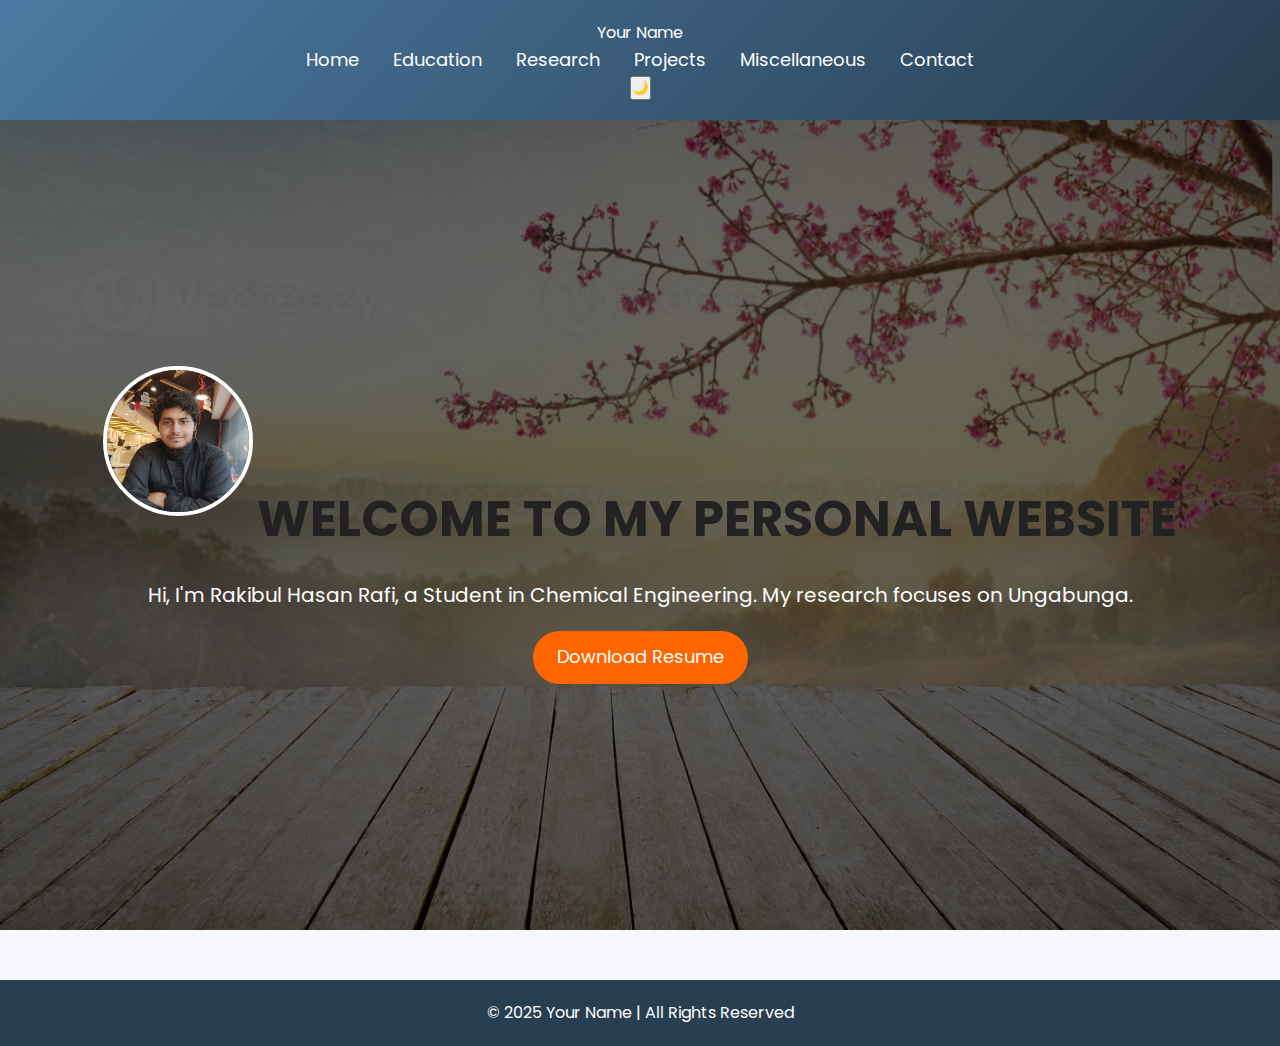
<file: index.html>
<!DOCTYPE html>
<html lang="en">
<head>
    <meta charset="UTF-8">
    <meta name="viewport" content="width=device-width, initial-scale=1.0">
    <title>Your Name - Personal Website</title>
    <link rel="stylesheet" href="styles.css">
    <script defer src="script.js"></script>
</head>
<body>
    <header>
        <div class="logo">Your Name</div>
        <nav>
            <ul>
                <li><a href="index.html" class="active">Home</a></li>
                <li><a href="education.html">Education</a></li>
                <li><a href="research.html">Research</a></li>
                <li><a href="projects.html">Projects</a></li>
                <li><a href="miscellaneous.html">Miscellaneous</a></li>
                <li><a href="contact.html">Contact</a></li>
            </ul>
        </nav>
        <button id="dark-mode-toggle">🌙</button>
    </header>

    <section class="hero">
        <div class="hero-content">
            <img src="profile.jpg" alt="Your Profile Picture">
            <h2>Welcome to My Personal Website</h2>
            <p>Hi, I'm Rakibul Hasan Rafi, a Student in Chemical Engineering. My research focuses on Ungabunga.</p>
            <a href="resume.pdf" class="btn">Download Resume</a>
        </div>
    </section>

    <footer>
        <p>&copy; 2025 Your Name | All Rights Reserved</p>
    </footer>
<script defer src="script.js"></script>
</body>
</html>
</file>
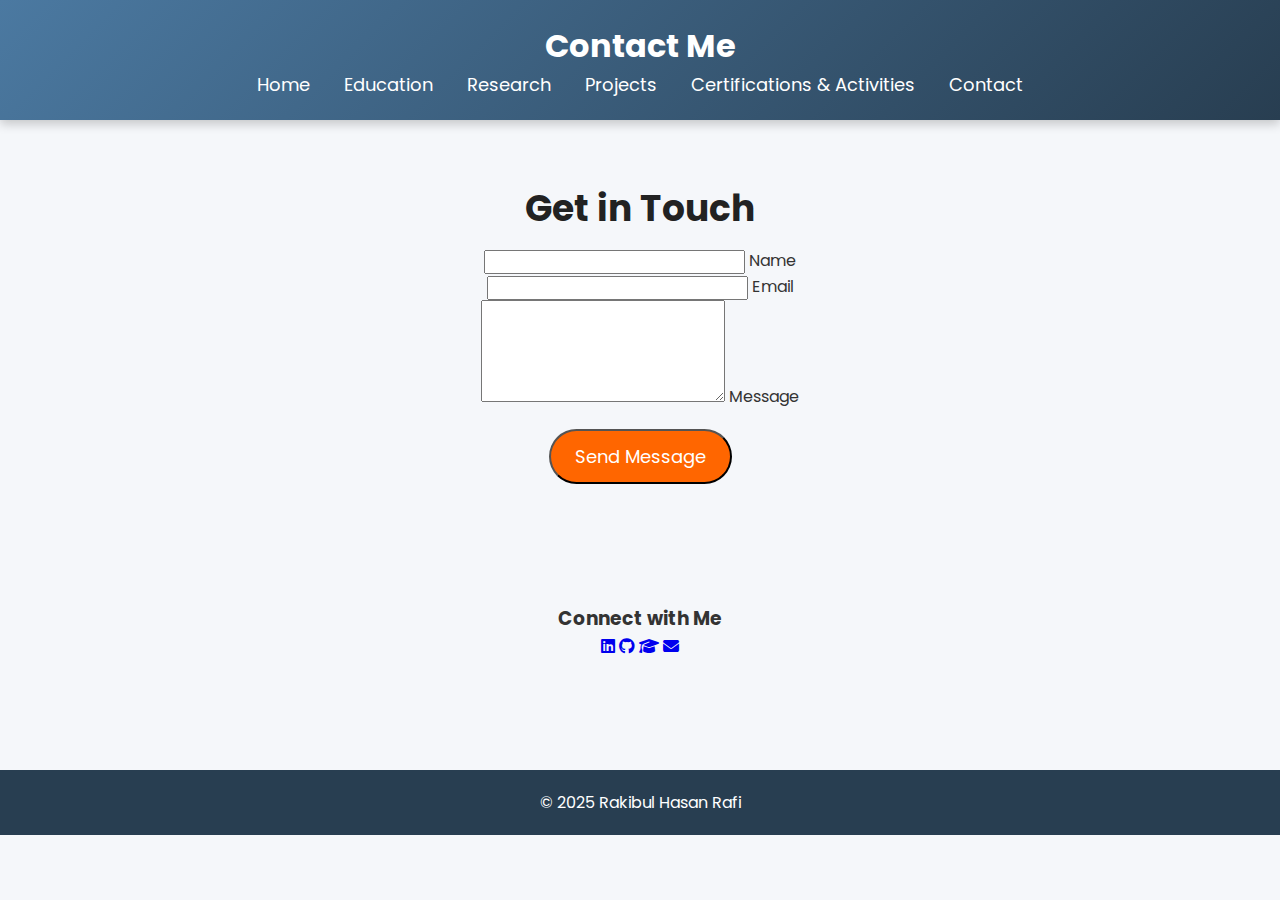
<file: contact.html>
<!DOCTYPE html>
<html lang="en">
<head>
<meta charset="UTF-8" />
<meta name="viewport" content="width=device-width, initial-scale=1" />
<title>Contact | Rakibul Hasan Rafi</title>
<link rel="stylesheet" href="styles.css" />
<!-- Font Awesome for icons -->
<link rel="stylesheet" href="https://cdnjs.cloudflare.com/ajax/libs/font-awesome/6.4.2/css/all.min.css" />
</head>
<body>
<header>
  <h1>Contact Me</h1>
  <nav aria-label="Primary navigation">
    <ul>
      <li><a href="index.html">Home</a></li>
      <li><a href="education.html">Education</a></li>
      <li><a href="research.html">Research</a></li>
      <li><a href="projects.html">Projects</a></li>
      <li><a href="miscellaneous.html">Certifications & Activities</a></li>
      <li><a href="contact.html" aria-current="page">Contact</a></li>
    </ul>
  </nav>
</header>
<main>
  <section class="contact-form">
    <h2>Get in Touch</h2>
    <form action="https://formspree.io/f/mzzejjqa" method="POST" aria-label="Contact form">
      <div class="form-group">
        <input type="text" id="name" name="name" placeholder=" " required />
        <label for="name">Name</label>
      </div>
      <div class="form-group">
        <input type="email" id="email" name="email" placeholder=" " required />
        <label for="email">Email</label>
      </div>
      <div class="form-group">
        <textarea id="message" name="message" rows="5" placeholder=" " required></textarea>
        <label for="message">Message</label>
      </div>
      <button class="btn" type="submit">Send Message</button>
    </form>
  </section>
  <section class="social-links" aria-label="Social media links">
    <h3>Connect with Me</h3>
    <a href="https://linkedin.com/in/yourprofile" target="_blank" rel="noopener" aria-label="LinkedIn"><i class="fab fa-linkedin"></i></a>
    <a href="https://github.com/yourprofile" target="_blank" rel="noopener" aria-label="GitHub"><i class="fab fa-github"></i></a>
    <a href="https://scholar.google.com/citations?user=yourID" target="_blank" rel="noopener" aria-label="Google Scholar"><i class="fas fa-graduation-cap"></i></a>
    <a href="mailto:youremail@example.com" aria-label="Email"><i class="fas fa-envelope"></i></a>
  </section>
</main>
<footer>
  <p>&copy; 2025 Rakibul Hasan Rafi</p>
</footer>
<script src="script.js"></script>
</body>
</html>
</file>
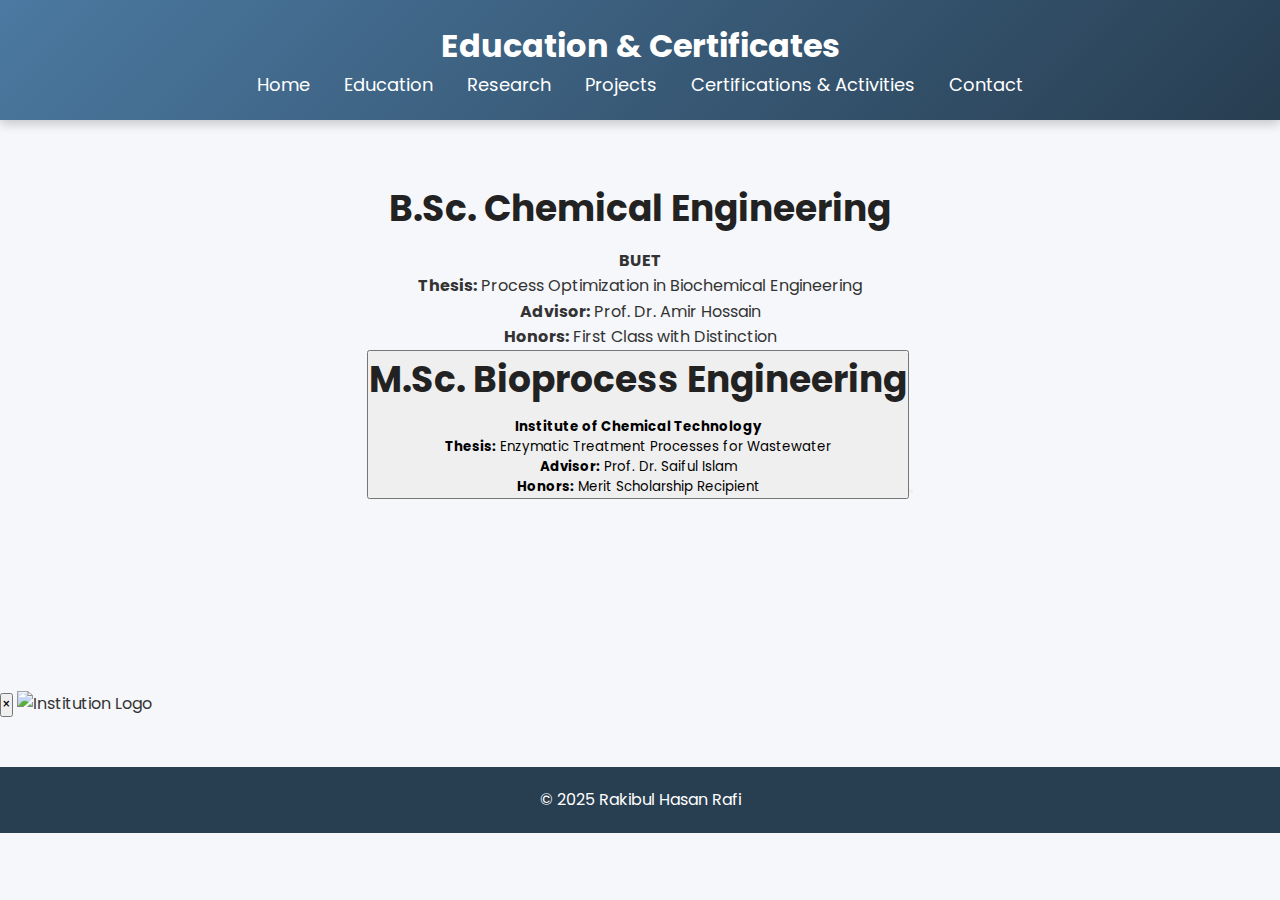
<file: education.html>
<!DOCTYPE html>
<html lang="en">
<head>
<meta charset="UTF-8" />
<meta name="viewport" content="width=device-width, initial-scale=1" />
<title>Education & Certificates | Rakibul Hasan Rafi</title>
<link rel="stylesheet" href="styles.css" />
</head>
<body>
<header>
<h1>Education & Certificates</h1>
<nav aria-label="Primary navigation">
<ul>
<li><a href="index.html">Home</a></li>
<li><a href="education.html" aria-current="page">Education</a></li>
<li><a href="research.html">Research</a></li>
<li><a href="projects.html">Projects</a></li>
<li><a href="miscellaneous.html">Certifications & Activities</a></li>
<li><a href="contact.html">Contact</a></li>
</ul>
</nav>
</header>
<main>
<section class="timeline">
<article class="degree">
<h2>B.Sc. Chemical Engineering</h2>
<p><strong>BUET</strong></p>
<p><strong>Thesis:</strong> Process Optimization in Biochemical Engineering</p>
<p><strong>Advisor:</strong> Prof. Dr. Amir Hossain</p>
<p><strong>Honors:</strong> First Class with Distinction</p>
<button class="open-modal" data-pdf="certificates/BUET_BSc_ChemicalEngineering.pdf" data-img
</article>
<article class="degree">
<h2>M.Sc. Bioprocess Engineering</h2>
<p><strong>Institute of Chemical Technology</strong></p>
<p><strong>Thesis:</strong> Enzymatic Treatment Processes for Wastewater</p>
<p><strong>Advisor:</strong> Prof. Dr. Saiful Islam</p>
<p><strong>Honors:</strong> Merit Scholarship Recipient</p>
<button class="open-modal" data-pdf="certificates/ICT_MSc_BioprocessEngineering.pdf" data-im
</article>
</section>
<!-- Modal -->
<div id="modal" class="modal" aria-hidden="true" role="dialog" aria-labelledby="modalTitle" aria
<div class="modal-content">
<button class="close-modal" aria-label="Close">&times;</button>
<img id="modal-img" alt="Institution Logo" />
<iframe src="" id="pdf-viewer" title="PDF Viewer" frameborder="0"></iframe>
</div>
</div>
</main>
<footer>
<p>&copy; 2025 Rakibul Hasan Rafi</p>
</footer>
<script>
const modal = document.getElementById('modal');
const pdfViewer = document.getElementById('pdf-viewer');
const modalImg = document.getElementById('modal-img');
const openButtons = document.querySelectorAll('.open-modal');
const closeModalBtn = document.querySelector('.close-modal');
openButtons.forEach(btn => {
btn.addEventListener('click', () => {
const pdfPath = btn.getAttribute('data-pdf');
const imgPath = btn.getAttribute('data-img');
pdfViewer.src = pdfPath;
modalImg.src = imgPath;
modal.style.display = 'block';
modal.setAttribute('aria-hidden', 'false');
});
});
closeModalBtn.addEventListener('click', () => {
modal.style.display = 'none';
pdfViewer.src = '';
modalImg.src = '';
modal.setAttribute('aria-hidden', 'true');
});
modal.addEventListener('click', (e) => {
if (e.target === modal) {
modal.style.display = 'none';
pdfViewer.src = '';
modalImg.src = '';
modal.setAttribute('aria-hidden', 'true');
}
});
document.addEventListener('keydown', (e) => {
if (e.key === 'Escape' && modal.style.display === 'block') {
modal.style.display = 'none';
pdfViewer.src = '';
modalImg.src = '';
modal.setAttribute('aria-hidden', 'true');
}
});
</script>
</body>
</html>
</file>
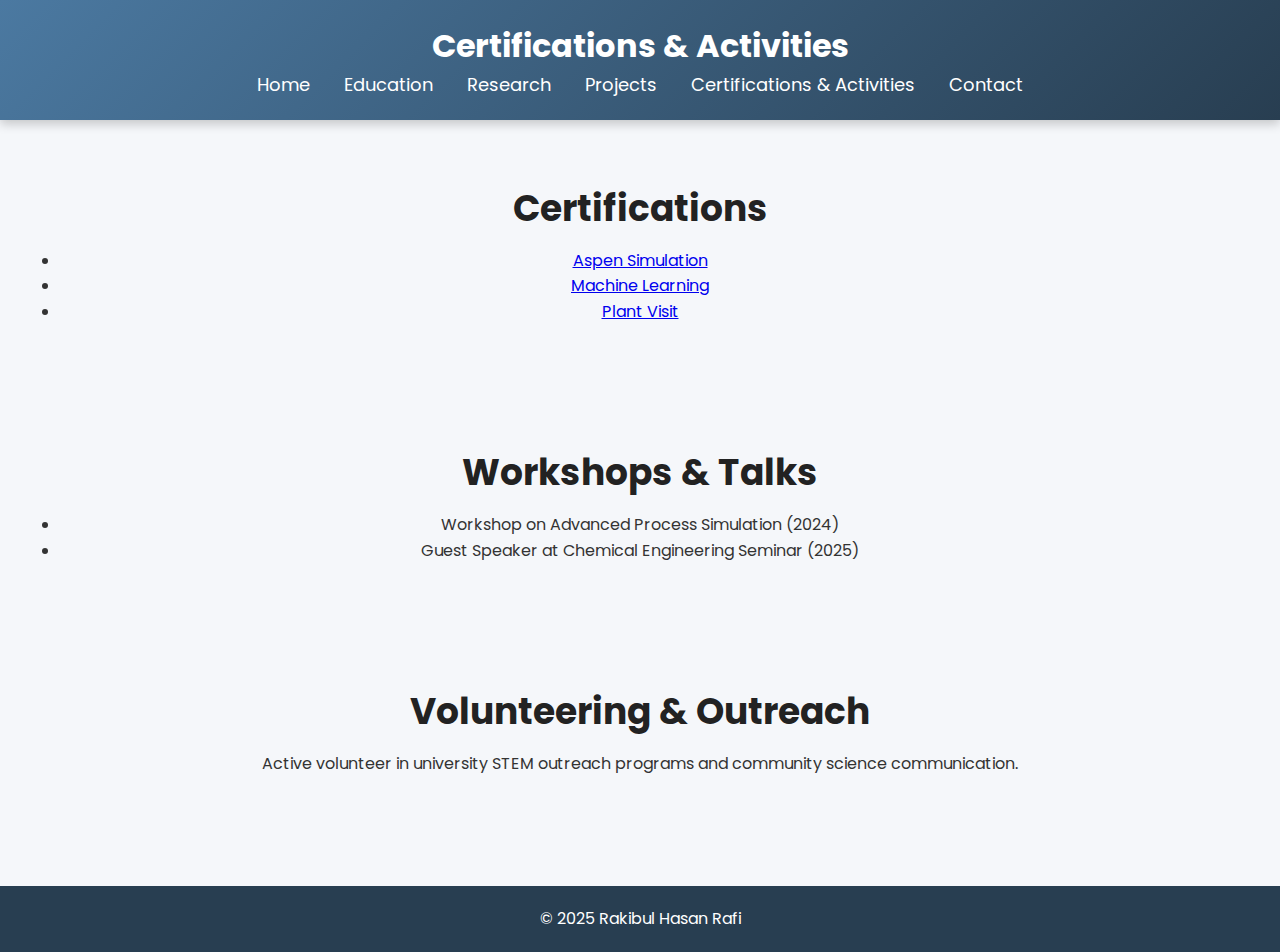
<file: miscellaneous.html>
<!DOCTYPE html>
<html lang="en">
<head>
  <meta charset="UTF-8" />
  <meta name="viewport" content="width=device-width, initial-scale=1" />
  <title>Certifications & Activities | Rakibul Hasan Rafi</title>
  <link rel="stylesheet" href="styles.css" />
</head>
<body>
  <header>
    <h1>Certifications & Activities</h1>
    <nav aria-label="Primary navigation">
      <ul>
        <li><a href="index.html">Home</a></li>
        <li><a href="education.html">Education</a></li>
        <li><a href="research.html">Research</a></li>
        <li><a href="projects.html">Projects</a></li>
        <li><a href="miscellaneous.html" aria-current="page">Certifications & Activities</a></li>
        <li><a href="contact.html">Contact</a></li>
      </ul>
    </nav>
  </header>

  <main>
    <section class="certifications">
      <h2>Certifications</h2>
      <ul>
        <li><a href="certificates/aspensimulation.pdf" target="_blank" rel="noopener">Aspen Simulation</a></li>
        <li><a href="certificates/machinelearning.pdf" target="_blank" rel="noopener">Machine Learning</a></li>
        <li><a href="certificates/plantvisit.pdf" target="_blank" rel="noopener">Plant Visit</a></li>
      </ul>
    </section>

    <section class="activities">
      <h2>Workshops & Talks</h2>
      <ul>
        <li>Workshop on Advanced Process Simulation (2024)</li>
        <li>Guest Speaker at Chemical Engineering Seminar (2025)</li>
      </ul>
    </section>

    <section class="volunteering">
      <h2>Volunteering & Outreach</h2>
      <p>Active volunteer in university STEM outreach programs and community science communication.</p>
    </section>
  </main>

  <footer>
    <p>&copy; 2025 Rakibul Hasan Rafi</p>
  </footer>
</body>
</html>
</file>
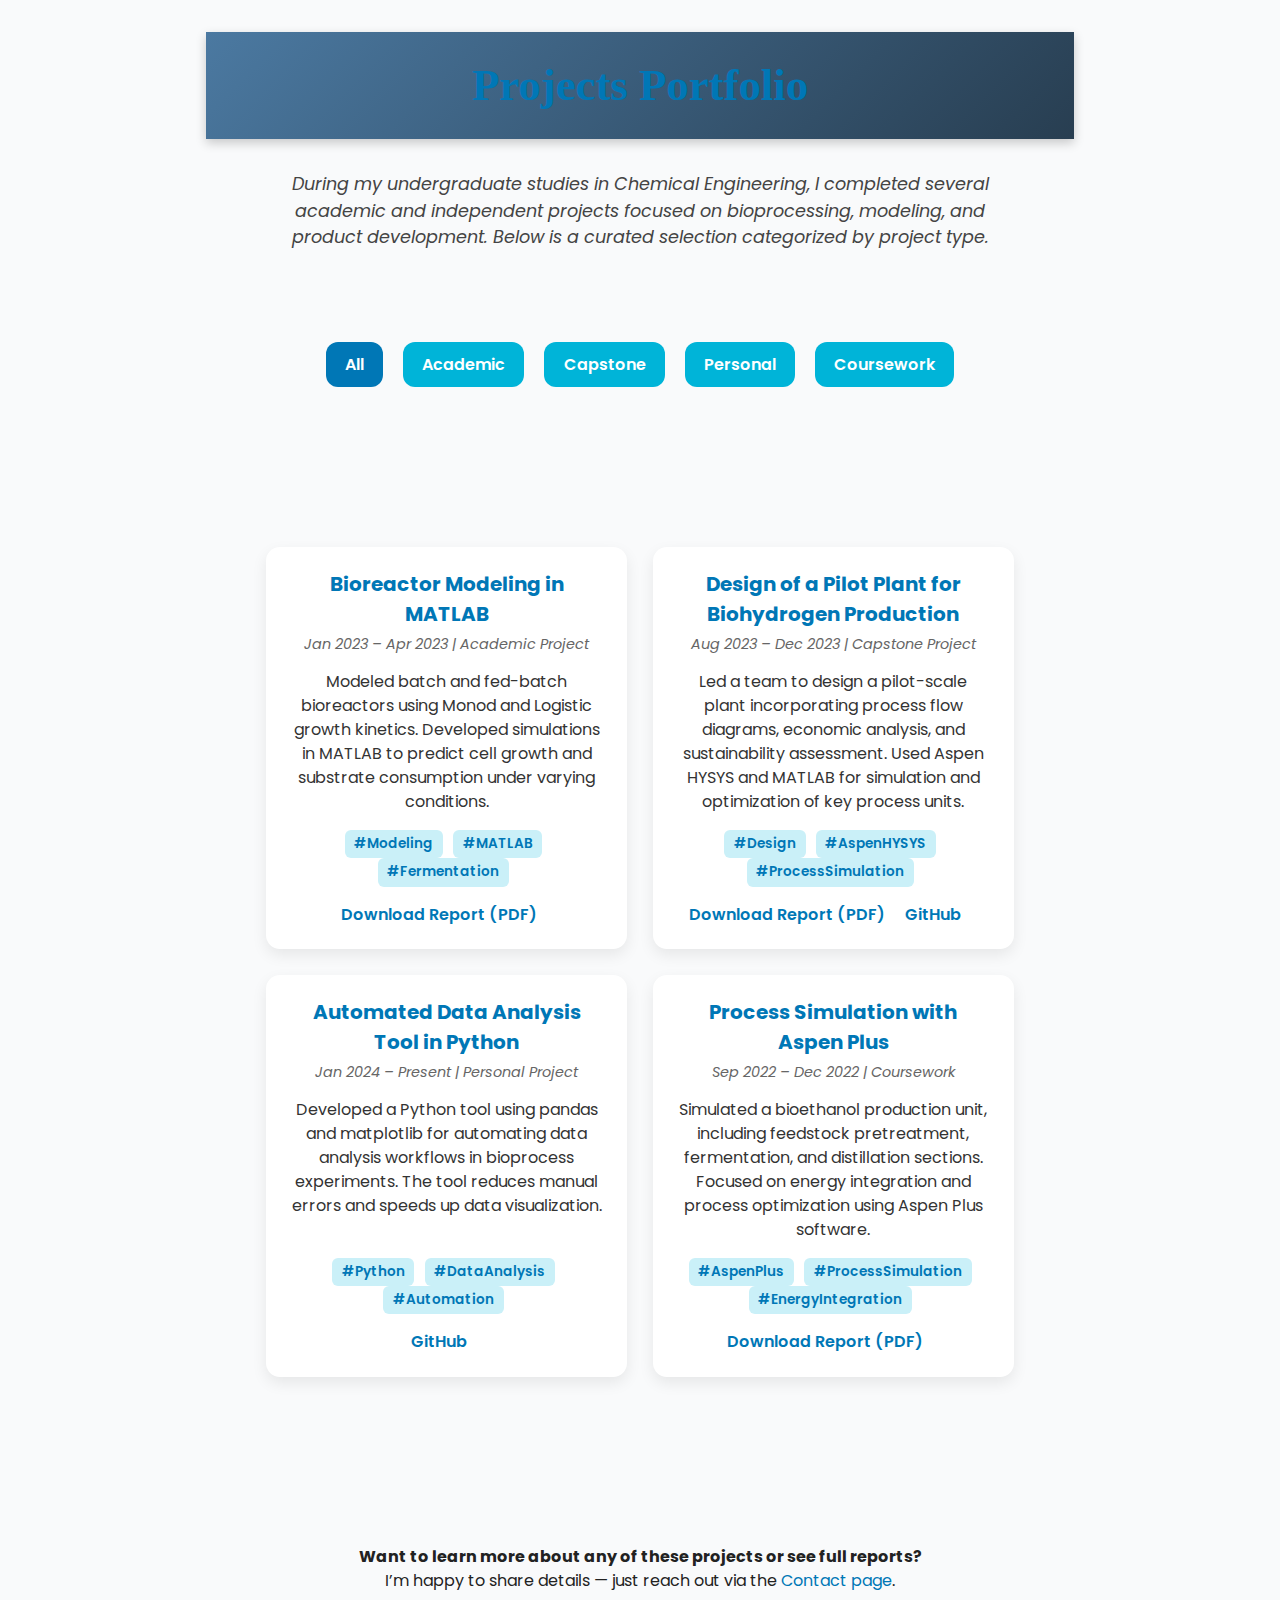
<file: projects.html>
<!DOCTYPE html>
<html lang="en">
<head>
  <meta charset="UTF-8" />
  <meta name="viewport" content="width=device-width, initial-scale=1" />
  <title>Projects | Rakibul Hasan Rafi</title>
  <link rel="stylesheet" href="styles.css" />
  <style>
    body {
      max-width: 900px;
      margin: 2rem auto;
      font-family: 'Roboto', sans-serif;
      color: #222;
      padding: 0 1rem;
      background: #f9fafb;
      line-height: 1.5;
    }
    header {
      text-align: center;
      margin-bottom: 2rem;
    }
    header h1 {
      font-size: 2.8rem;
      color: #0077b6;
      font-weight: 700;
      font-family: 'Merriweather', serif;
    }
    .intro {
      max-width: 700px;
      margin: 0 auto 2rem;
      font-style: italic;
      color: #444;
      font-size: 1.1rem;
      text-align: center;
    }

    /* Filter Buttons */
    .filter-group {
      text-align: center;
      margin-bottom: 2rem;
    }
    .filter-btn {
      cursor: pointer;
      background: #00b4d8;
      color: white;
      border: none;
      margin: 0 0.5rem 0.5rem 0.5rem;
      padding: 0.6rem 1.2rem;
      border-radius: 12px;
      font-weight: 600;
      font-size: 1rem;
      transition: background 0.3s ease;
    }
    .filter-btn:hover,
    .filter-btn.active {
      background: #0077b6;
      outline: none;
    }

    /* Projects grid */
    .projects-grid {
      display: grid;
      gap: 1.6rem;
      grid-template-columns: repeat(auto-fit, minmax(300px, 1fr));
    }

    .project-card {
      background: white;
      border-radius: 14px;
      padding: 1.4rem 1.6rem;
      box-shadow: 0 6px 15px rgb(0 0 0 / 0.08);
      display: flex;
      flex-direction: column;
      justify-content: space-between;
      transition: box-shadow 0.3s ease;
    }
    .project-card:hover,
    .project-card:focus-within {
      box-shadow: 0 10px 30px rgb(0 0 0 / 0.15);
      outline: none;
    }

    .project-title {
      font-size: 1.25rem;
      font-weight: 700;
      margin-bottom: 0.3rem;
      color: #0077b6;
    }
    .project-meta {
      font-size: 0.9rem;
      color: #666;
      margin-bottom: 0.9rem;
      font-style: italic;
    }
    .project-desc {
      font-size: 1rem;
      color: #333;
      margin-bottom: 1rem;
      flex-grow: 1;
    }

    .tags {
      margin-bottom: 1rem;
    }
    .tag {
      display: inline-block;
      background-color: #caf0f8;
      color: #0077b6;
      font-weight: 600;
      font-size: 0.85rem;
      padding: 0.25rem 0.6rem;
      margin-right: 0.4rem;
      border-radius: 6px;
      user-select: none;
    }

    .links a {
      font-weight: 600;
      color: #0077b6;
      text-decoration: none;
      margin-right: 1rem;
      transition: color 0.3s ease;
    }
    .links a:hover,
    .links a:focus {
      color: #00b4d8;
      outline: none;
    }

    /* Responsive */
    @media (max-width: 600px) {
      .project-card {
        padding: 1.2rem 1rem;
      }
    }
  </style>
</head>
<body>
  <header>
    <h1>Projects Portfolio</h1>
  </header>

  <p class="intro">
    During my undergraduate studies in Chemical Engineering, I completed several academic and independent projects focused on bioprocessing, modeling, and product development. Below is a curated selection categorized by project type.
  </p>

  <section class="filter-group" aria-label="Project category filters">
    <button class="filter-btn active" data-filter="all" aria-pressed="true">All</button>
    <button class="filter-btn" data-filter="academic" aria-pressed="false">Academic</button>
    <button class="filter-btn" data-filter="capstone" aria-pressed="false">Capstone</button>
    <button class="filter-btn" data-filter="personal" aria-pressed="false">Personal</button>
    <button class="filter-btn" data-filter="coursework" aria-pressed="false">Coursework</button>
  </section>

  <section class="projects-grid" aria-live="polite" aria-label="List of projects">

    <!-- Academic Project -->
    <article class="project-card" data-category="academic" tabindex="0">
      <h3 class="project-title">Bioreactor Modeling in MATLAB</h3>
      <p class="project-meta">Jan 2023 – Apr 2023 | Academic Project</p>
      <p class="project-desc">
        Modeled batch and fed-batch bioreactors using Monod and Logistic growth kinetics. Developed simulations in MATLAB to predict cell growth and substrate consumption under varying conditions.
      </p>
      <div class="tags">
        <span class="tag">#Modeling</span>
        <span class="tag">#MATLAB</span>
        <span class="tag">#Fermentation</span>
      </div>
      <div class="links">
        <a href="reports/bioreactor_modeling_report.pdf" target="_blank" rel="noopener">Download Report (PDF)</a>
      </div>
    </article>

    <!-- Capstone Project -->
    <article class="project-card" data-category="capstone" tabindex="0">
      <h3 class="project-title">Design of a Pilot Plant for Biohydrogen Production</h3>
      <p class="project-meta">Aug 2023 – Dec 2023 | Capstone Project</p>
      <p class="project-desc">
        Led a team to design a pilot-scale plant incorporating process flow diagrams, economic analysis, and sustainability assessment. Used Aspen HYSYS and MATLAB for simulation and optimization of key process units.
      </p>
      <div class="tags">
        <span class="tag">#Design</span>
        <span class="tag">#AspenHYSYS</span>
        <span class="tag">#ProcessSimulation</span>
      </div>
      <div class="links">
        <a href="reports/biohydrogen_pilot_plant_design.pdf" target="_blank" rel="noopener">Download Report (PDF)</a>
        <a href="https://github.com/username/biohydrogen-pilot" target="_blank" rel="noopener">GitHub</a>
      </div>
    </article>

    <!-- Personal Project -->
    <article class="project-card" data-category="personal" tabindex="0">
      <h3 class="project-title">Automated Data Analysis Tool in Python</h3>
      <p class="project-meta">Jan 2024 – Present | Personal Project</p>
      <p class="project-desc">
        Developed a Python tool using pandas and matplotlib for automating data analysis workflows in bioprocess experiments. The tool reduces manual errors and speeds up data visualization.
      </p>
      <div class="tags">
        <span class="tag">#Python</span>
        <span class="tag">#DataAnalysis</span>
        <span class="tag">#Automation</span>
      </div>
      <div class="links">
        <a href="https://github.com/username/bioprocess-data-tool" target="_blank" rel="noopener">GitHub</a>
      </div>
    </article>

    <!-- Coursework Project -->
    <article class="project-card" data-category="coursework" tabindex="0">
      <h3 class="project-title">Process Simulation with Aspen Plus</h3>
      <p class="project-meta">Sep 2022 – Dec 2022 | Coursework</p>
      <p class="project-desc">
        Simulated a bioethanol production unit, including feedstock pretreatment, fermentation, and distillation sections. Focused on energy integration and process optimization using Aspen Plus software.
      </p>
      <div class="tags">
        <span class="tag">#AspenPlus</span>
        <span class="tag">#ProcessSimulation</span>
        <span class="tag">#EnergyIntegration</span>
      </div>
      <div class="links">
        <a href="reports/bioethanol_simulation.pdf" target="_blank" rel="noopener">Download Report (PDF)</a>
      </div>
    </article>

  </section>

  <section style="margin-top: 3rem; text-align:center;">
    <p>
      <strong>Want to learn more about any of these projects or see full reports?</strong><br />
      I’m happy to share details — just reach out via the <a href="contact.html" style="color:#0077b6; text-decoration:none;">Contact page</a>.
    </p>
  </section>

  <script>
    const filterButtons = document.querySelectorAll('.filter-btn');
    const projects = document.querySelectorAll('.project-card');

    filterButtons.forEach(button => {
      button.addEventListener('click', () => {
        // Update active state on buttons & aria-pressed
        filterButtons.forEach(btn => {
          btn.classList.remove('active');
          btn.setAttribute('aria-pressed', 'false');
        });
        button.classList.add('active');
        button.setAttribute('aria-pressed', 'true');

        const filter = button.getAttribute('data-filter');

        projects.forEach(proj => {
          if (filter === 'all' || proj.getAttribute('data-category') === filter) {
            proj.style.display = 'flex';
            proj.setAttribute('tabindex', '0');
          } else {
            proj.style.display = 'none';
            proj.setAttribute('tabindex', '-1');
          }
        });
      });
    });
  </script>
</body>
</html>
</file>
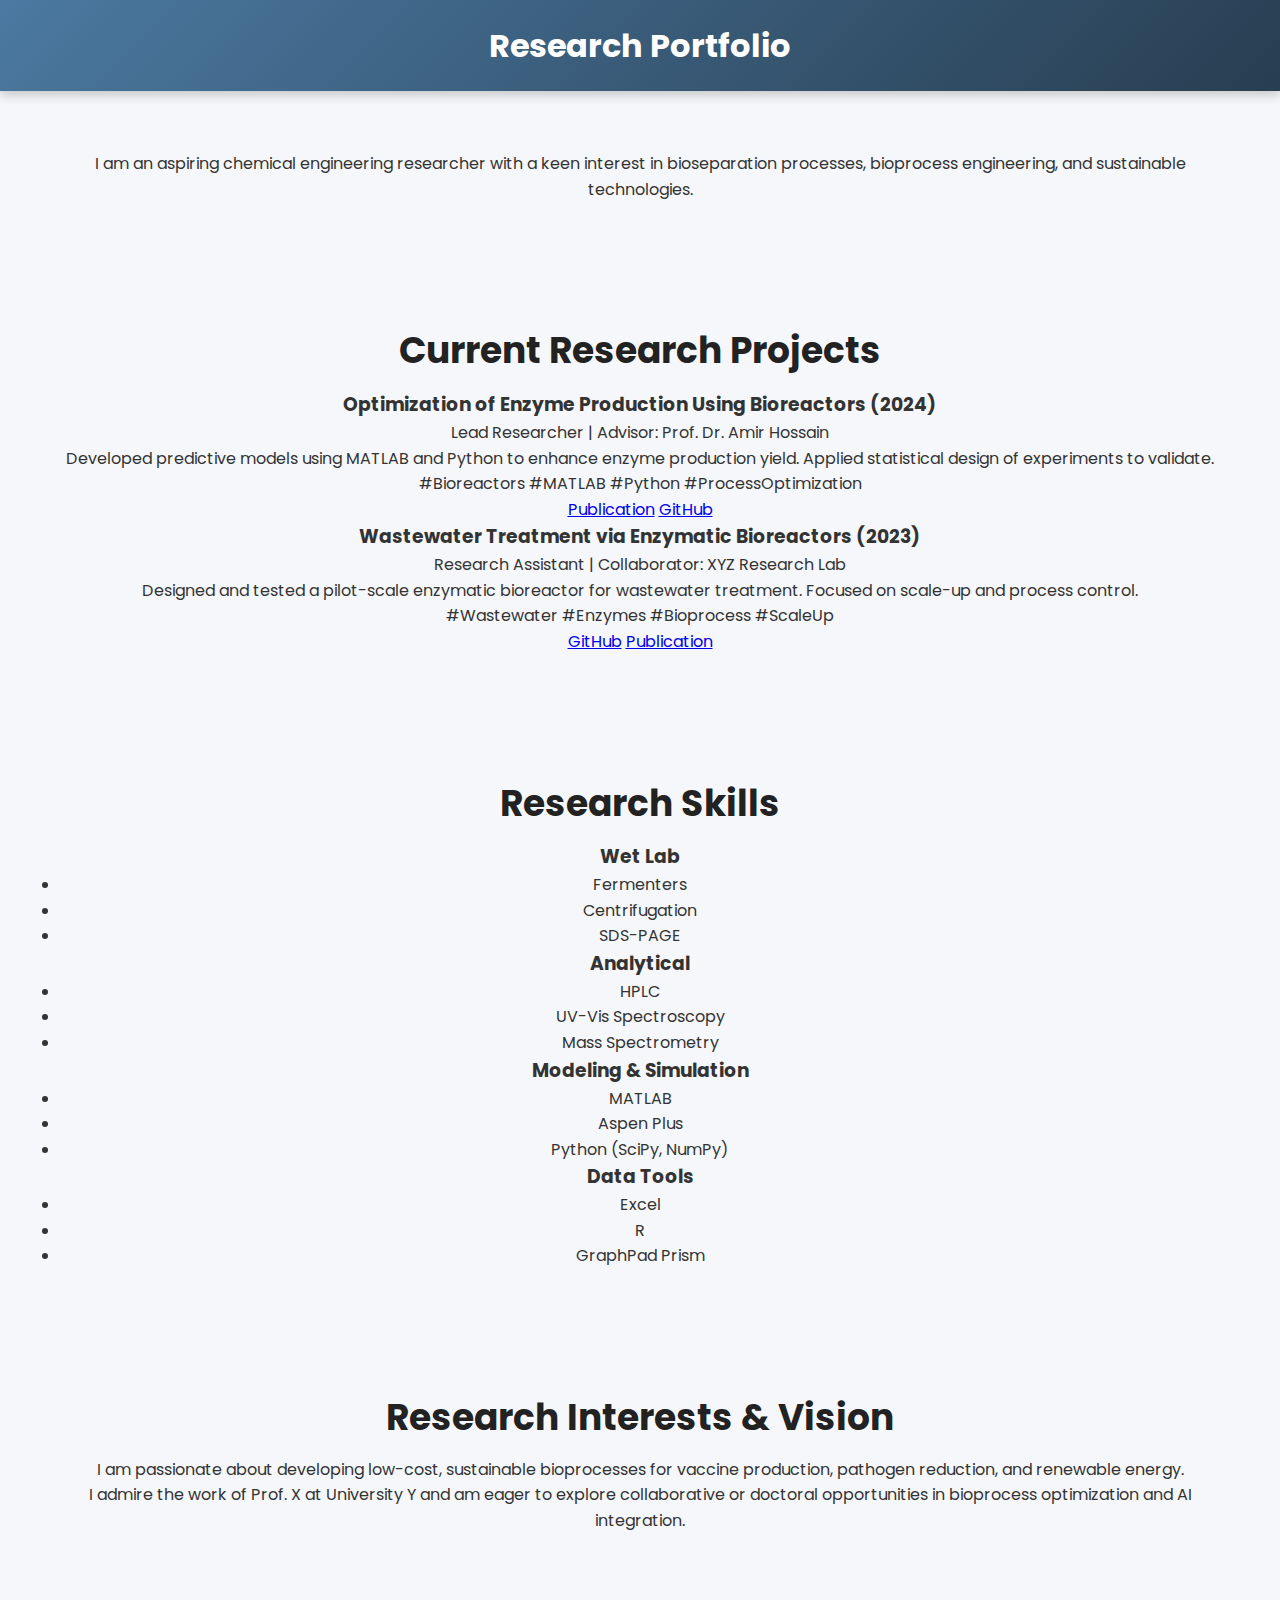
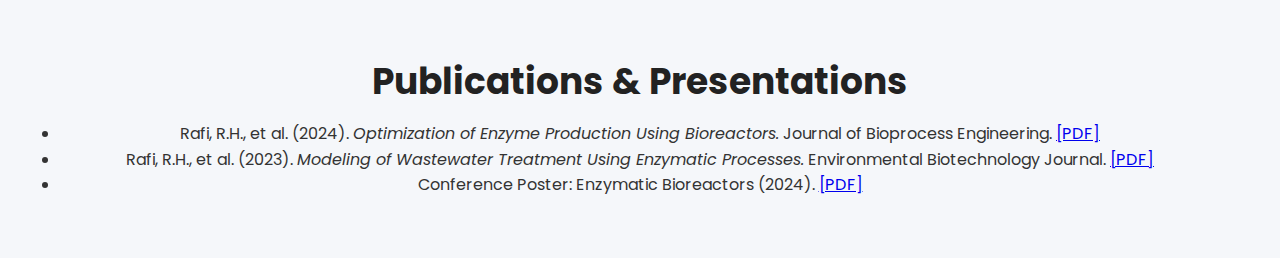
<file: research.html>
<!DOCTYPE html>
<html lang="en">
<head>
<meta charset="UTF-8" />
<meta name="viewport" content="width=device-width, initial-scale=1" />
<title>Research | Rakibul Hasan Rafi</title>
<link rel="stylesheet" href="styles.css" />
</head>
<body>
<header>
  <h1>Research Portfolio</h1>
</header>
<section class="intro" aria-label="Introduction about research">
  <p>
    I am an aspiring chemical engineering researcher with a keen interest in bioseparation processes, bioprocess engineering, and sustainable technologies.
  </p>
</section>
<section aria-labelledby="current-research-title">
  <h2 id="current-research-title">Current Research Projects</h2>
  <div class="project-list">
    <article class="project-card" tabindex="0">
      <h3 class="project-title">Optimization of Enzyme Production Using Bioreactors (2024)</h3>
      <p class="project-meta">Lead Researcher | Advisor: Prof. Dr. Amir Hossain</p>
      <p class="project-abstract">
        Developed predictive models using MATLAB and Python to enhance enzyme production yield. Applied statistical design of experiments to validate.
      </p>
      <div class="project-tags">
        <span class="tag">#Bioreactors</span>
        <span class="tag">#MATLAB</span>
        <span class="tag">#Python</span>
        <span class="tag">#ProcessOptimization</span>
      </div>
      <div class="project-links">
        <a href="https://doi.org/xxx" target="_blank" rel="noopener">Publication</a>
        <a href="https://github.com/username/enzyme-production" target="_blank" rel="noopener">GitHub</a>
      </div>
    </article>
    <article class="project-card" tabindex="0">
      <h3 class="project-title">Wastewater Treatment via Enzymatic Bioreactors (2023)</h3>
      <p class="project-meta">Research Assistant | Collaborator: XYZ Research Lab</p>
      <p class="project-abstract">
        Designed and tested a pilot-scale enzymatic bioreactor for wastewater treatment. Focused on scale-up and process control.
      </p>
      <div class="project-tags">
        <span class="tag">#Wastewater</span>
        <span class="tag">#Enzymes</span>
        <span class="tag">#Bioprocess</span>
        <span class="tag">#ScaleUp</span>
      </div>
      <div class="project-links">
        <a href="https://github.com/username/wastewater-project" target="_blank" rel="noopener">GitHub</a>
        <a href="https://doi.org/xxx" target="_blank" rel="noopener">Publication</a>
      </div>
    </article>
  </div>
</section>
<section aria-labelledby="research-skills-title">
  <h2 id="research-skills-title">Research Skills</h2>
  <div class="skills-list">
    <div class="skill-category" tabindex="0">
      <h3>Wet Lab</h3>
      <ul>
        <li>Fermenters</li>
        <li>Centrifugation</li>
        <li>SDS-PAGE</li>
      </ul>
    </div>
    <div class="skill-category" tabindex="0">
      <h3>Analytical</h3>
      <ul>
        <li>HPLC</li>
        <li>UV-Vis Spectroscopy</li>
        <li>Mass Spectrometry</li>
      </ul>
    </div>
    <div class="skill-category" tabindex="0">
      <h3>Modeling & Simulation</h3>
      <ul>
        <li>MATLAB</li>
        <li>Aspen Plus</li>
        <li>Python (SciPy, NumPy)</li>
      </ul>
    </div>
    <div class="skill-category" tabindex="0">
      <h3>Data Tools</h3>
      <ul>
        <li>Excel</li>
        <li>R</li>
        <li>GraphPad Prism</li>
      </ul>
    </div>
  </div>
</section>
<section aria-labelledby="research-interests-title">
  <h2 id="research-interests-title">Research Interests & Vision</h2>
  <p>
    I am passionate about developing low-cost, sustainable bioprocesses for vaccine production, pathogen reduction, and renewable energy.
  </p>
  <p>
    I admire the work of Prof. X at University Y and am eager to explore collaborative or doctoral opportunities in bioprocess optimization and AI integration.
  </p>
</section>
<section aria-labelledby="publications-title">
  <h2 id="publications-title">Publications & Presentations</h2>
  <ul class="pub-list">
    <li>
      Rafi, R.H., et al. (2024). <em>Optimization of Enzyme Production Using Bioreactors.</em> Journal of Bioprocess Engineering.
      <a href="https://doi.org/xxx" target="_blank" rel="noopener" aria-label="View publication PDF">[PDF]</a>
    </li>
    <li>
      Rafi, R.H., et al. (2023). <em>Modeling of Wastewater Treatment Using Enzymatic Processes.</em> Environmental Biotechnology Journal.
      <a href="https://doi.org/xxx" target="_blank" rel="noopener" aria-label="View publication PDF">[PDF]</a>
    </li>
    <li>
      Conference Poster: Enzymatic Bioreactors (2024).
      <a href="posters/poster1.pdf" target="_blank" rel="noopener" aria-label="View poster PDF">[PDF]</a>
    </li>
  </ul>
</section>
<script src="script.js"></script>
</body>
</html>
</file>
<file: styles.css>
/* Google Font */
@import url('https://fonts.googleapis.com/css2?family=Poppins:wght@300;400;600&display=swap');

/* General Styles */
* {
    margin: 0;
    padding: 0;
    box-sizing: border-box;
    font-family: 'Poppins', sans-serif;
}

body {
    background-color: #f5f7fa;
    color: #333;
    line-height: 1.6;
    overflow-x: hidden;
}

/* Navigation Bar */
header {
    background: linear-gradient(135deg, #4b79a1, #283e51);
    padding: 20px 0;
    text-align: center;
    color: white;
    box-shadow: 0 4px 10px rgba(0, 0, 0, 0.2);
}

nav ul {
    list-style: none;
    padding: 0;
}

nav ul li {
    display: inline;
    margin: 0 15px;
}

nav ul li a {
    color: white;
    text-decoration: none;
    font-size: 18px;
    transition: color 0.3s ease-in-out;
}

nav ul li a:hover {
    color: #ffcc00;
}

/* Hero Section */
.hero {
    height: 90vh;
    background: url('background.jpg') center/cover no-repeat;
    display: flex;
    flex-direction: column;
    justify-content: center;
    align-items: center;
    text-align: center;
    position: relative;
    color: white;
    padding: 20px;
}

.hero::before {
    content: "";
    position: absolute;
    top: 0; left: 0;
    width: 100%;
    height: 100%;
    background: rgba(0, 0, 0, 0.6);
}

.hero-content {
    z-index: 2;
    animation: fadeIn 2s ease-in-out;
}

/* ✅ FIXED PROFILE PICTURE SIZE */
.hero img {
    width: 150px; /* Adjust width */
    height: 150px; /* Adjust height */
    border-radius: 50%;  /* Make it round */
    border: 4px solid white;
    margin-bottom: 20px;
    object-fit: cover; /* Ensures the image maintains aspect ratio */
    max-width: 100%;
}

/* Heading & Text */
.hero h2 {
    font-size: 50px;
    text-transform: uppercase;
    animation: slideDown 1.5s ease-in-out;
}

.hero p {
    font-size: 20px;
    margin-top: 10px;
    animation: fadeInOnly 2s ease-in-out forwards; /* Keeps text visible */
    opacity: 1; /* Ensures it stays visible */
}

/* Persistent Text Animation */
@keyframes fadeInOnly {
    from { opacity: 0; }
    to { opacity: 1; }
}

/* Button Styles */
.btn {
    display: inline-block;
    margin-top: 20px;
    padding: 12px 24px;
    background: #ff6600;
    color: white;
    font-size: 18px;
    border-radius: 30px;
    text-decoration: none;
    transition: all 0.3s ease-in-out;
}

.btn:hover {
    background: #ff4500;
    transform: scale(1.1);
}

/* Section Styling */
section {
    padding: 60px;
    text-align: center;
}

h2 {
    font-size: 36px;
    color: #222;
    position: relative;
    display: inline-block;
    padding-bottom: 10px;
    animation: fadeIn 2s ease-in-out;
}

/* Card Layout */
.grid-container {
    display: grid;
    grid-template-columns: repeat(auto-fit, minmax(250px, 1fr));
    gap: 20px;
    margin-top: 20px;
    padding: 0 50px;
}

.card {
    background: white;
    padding: 20px;
    border-radius: 10px;
    box-shadow: 0px 4px 10px rgba(0, 0, 0, 0.2);
    text-align: center;
    transition: transform 0.3s ease-in-out, box-shadow 0.3s ease-in-out;
}

.card:hover {
    transform: translateY(-10px);
    box-shadow: 0px 6px 15px rgba(0, 0, 0, 0.3);
}

/* Footer */
footer {
    background: #283e51;
    color: white;
    text-align: center;
    padding: 20px;
    margin-top: 50px;
}

/* Animations */
@keyframes fadeIn {
    from { opacity: 0; }
    to { opacity: 1; }
}

@keyframes slideUp {
    from { transform: translateY(50px); opacity: 0; }
    to { transform: translateY(0); opacity: 1; }
}

@keyframes slideDown {
    from { transform: translateY(-50px); opacity: 0; }
    to { transform: translateY(0); opacity: 1; }
}

/* Responsive Design */
@media (max-width: 768px) {
    .hero h2 {
        font-size: 36px;
    }
    .hero p {
        font-size: 16px;
    }
    section {
        padding: 40px;
    }
    .hero img {
        width: 150px; /* Smaller profile picture for mobile */
        height: 150px;
    }
}
</file>
